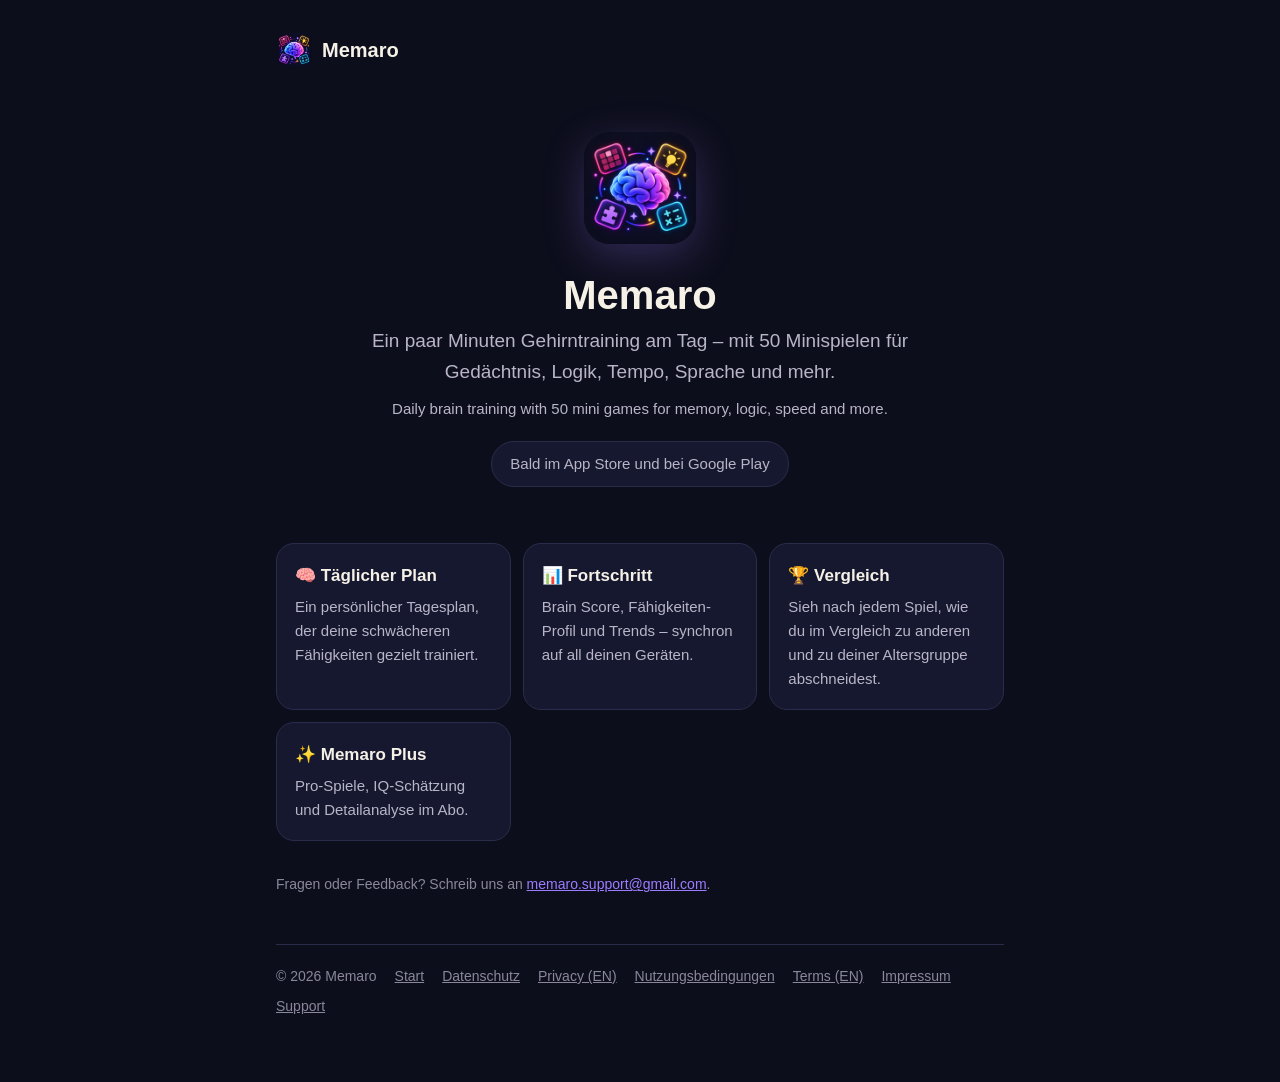
<file: index.html>
<!doctype html>
<html lang="de">
<head>
<meta charset="utf-8">
<meta name="viewport" content="width=device-width, initial-scale=1">
<title>Memaro – Gehirntraining</title>
<meta name="description" content="Memaro: tägliches Gehirntraining mit 50 Minispielen für Gedächtnis, Logik, Tempo und mehr.">
<link rel="icon" href="/favicon.png">
<link rel="stylesheet" href="/style.css">
</head>
<body>
<div class="wrap">
<header class="top"><a href="/"><img src="/icon.png" alt="" width="36" height="36">Memaro</a></header>
<section class="hero">
  <img src="/icon.png" alt="Memaro App-Symbol" width="112" height="112">
  <h1>Memaro</h1>
  <p>Ein paar Minuten Gehirntraining am Tag – mit 50 Minispielen für Gedächtnis, Logik, Tempo, Sprache und mehr.</p>
  <p lang="en" style="font-size:15px;margin-top:10px">Daily brain training with 50 mini games for memory, logic, speed and more.</p>
  <span class="badge">Bald im App Store und bei Google Play</span>
</section>
<section class="grid">
  <div class="card"><h3>🧠 Täglicher Plan</h3><p>Ein persönlicher Tagesplan, der deine schwächeren Fähigkeiten gezielt trainiert.</p></div>
  <div class="card"><h3>📊 Fortschritt</h3><p>Brain Score, Fähigkeiten-Profil und Trends – synchron auf all deinen Geräten.</p></div>
  <div class="card"><h3>🏆 Vergleich</h3><p>Sieh nach jedem Spiel, wie du im Vergleich zu anderen und zu deiner Altersgruppe abschneidest.</p></div>
  <div class="card"><h3>✨ Memaro Plus</h3><p>Pro-Spiele, IQ-Schätzung und Detailanalyse im Abo.</p></div>
</section>
<p class="meta">Fragen oder Feedback? Schreib uns an <a href="mailto:memaro.support@gmail.com">memaro.support@gmail.com</a>.</p>
<footer><span>© 2026 Memaro</span><a href="/">Start</a><a href="/datenschutz">Datenschutz</a><a href="/privacy">Privacy (EN)</a><a href="/nutzungsbedingungen">Nutzungsbedingungen</a><a href="/terms">Terms (EN)</a><a href="/impressum">Impressum</a><a href="mailto:memaro.support@gmail.com">Support</a></footer>
</div>
</body>
</html>
</file>
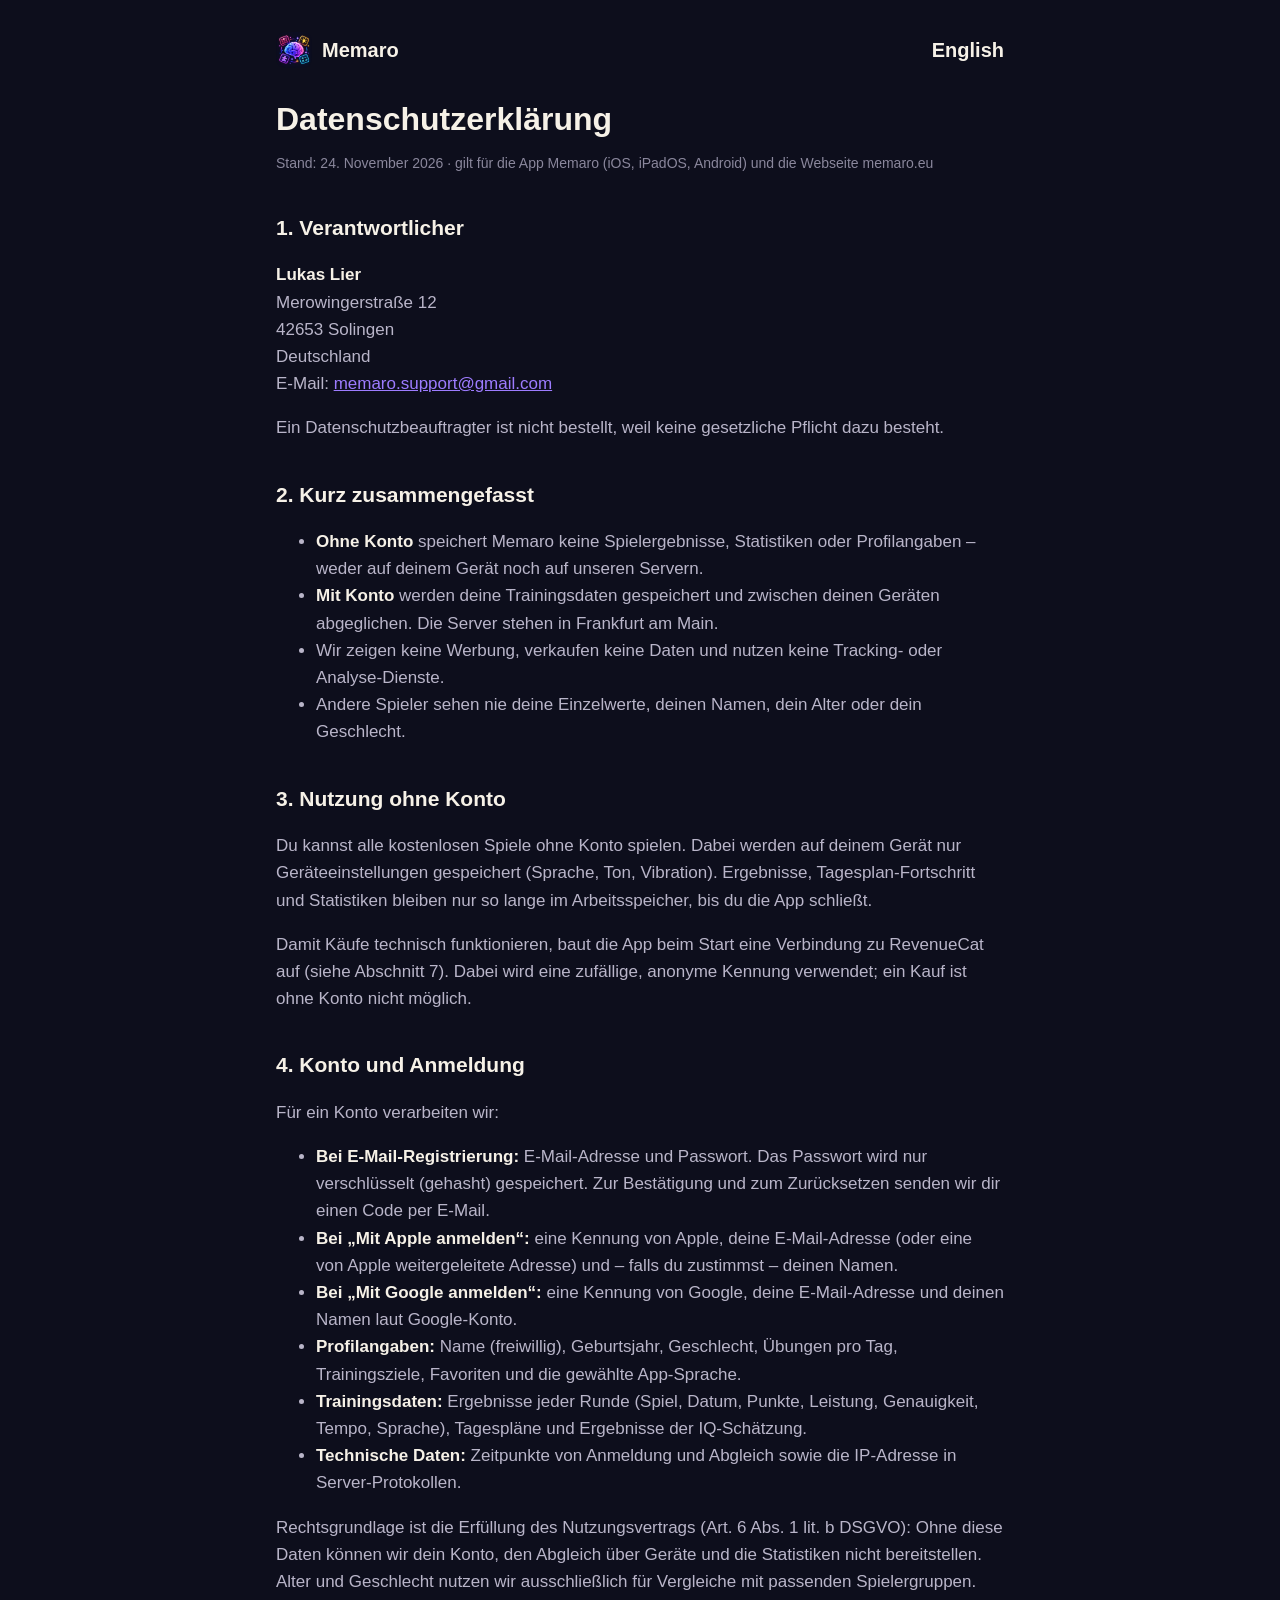
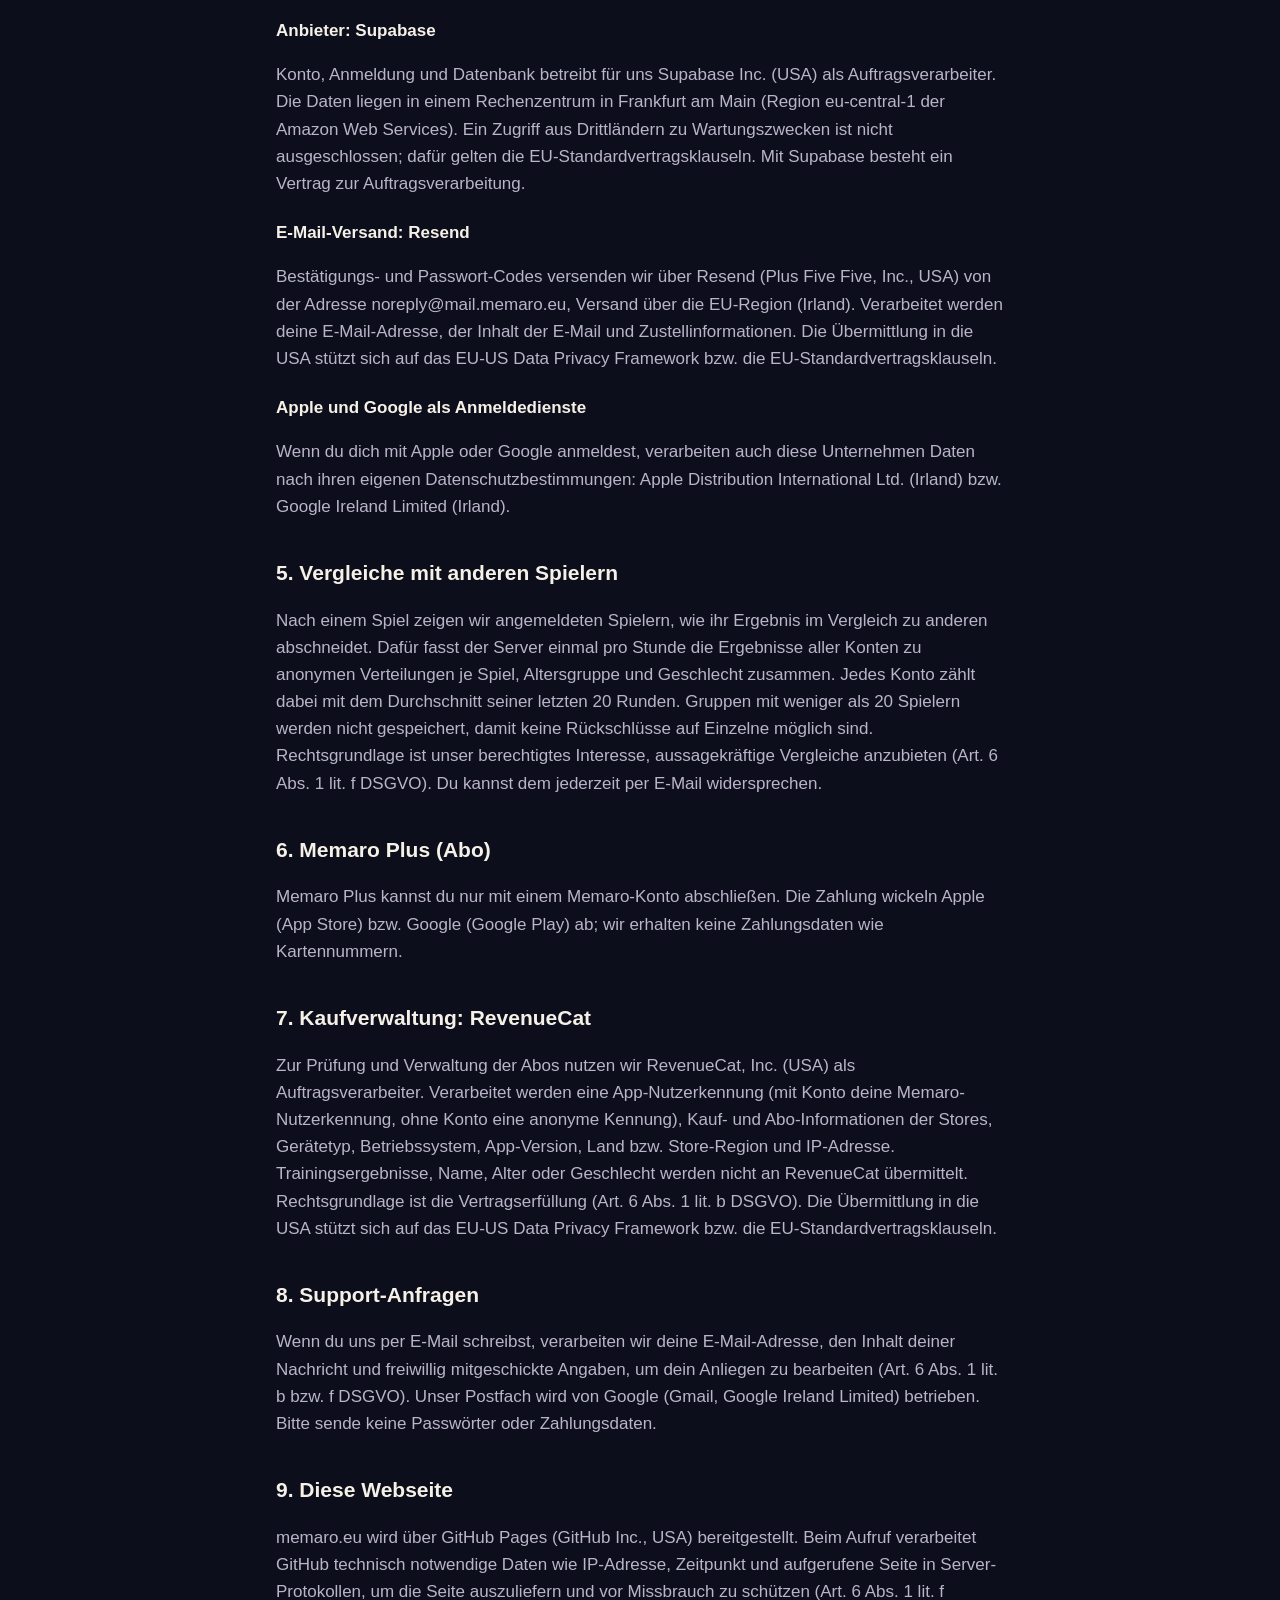
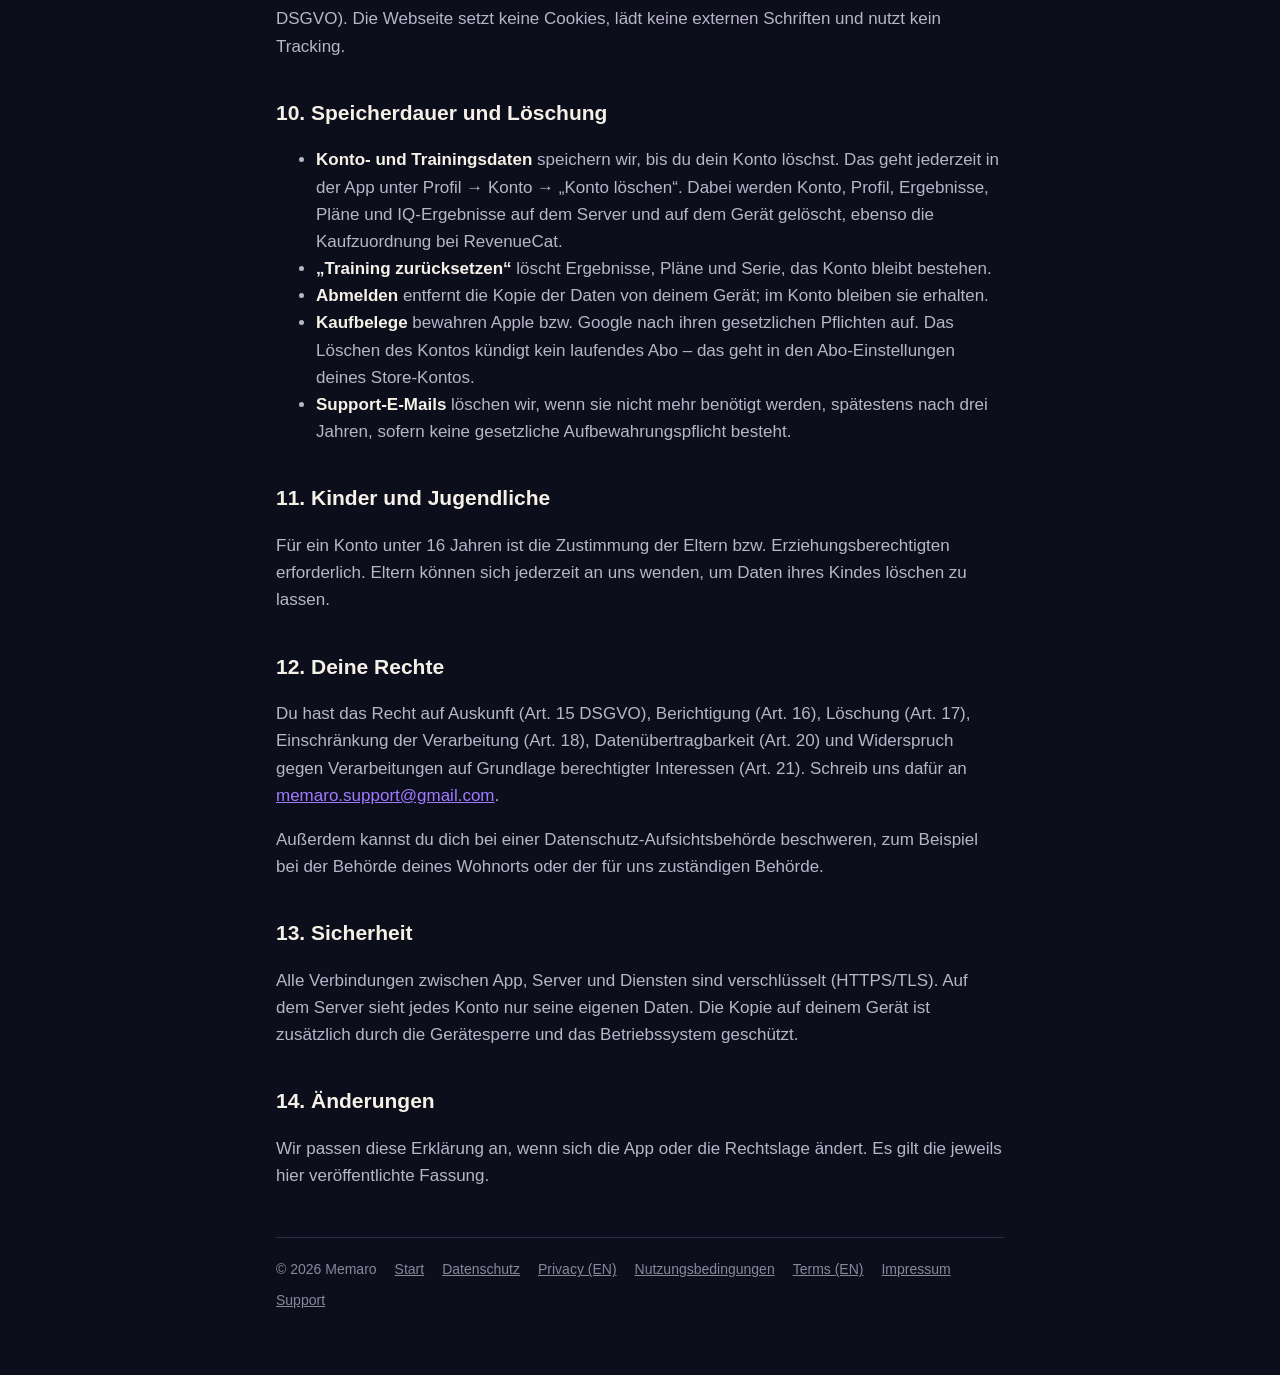
<file: datenschutz.html>
<!doctype html>
<html lang="de">
<head>
<meta charset="utf-8">
<meta name="viewport" content="width=device-width, initial-scale=1">
<title>Datenschutzerklärung – Memaro</title>
<link rel="icon" href="/favicon.png">
<link rel="stylesheet" href="/style.css">
</head>
<body>
<div class="wrap">
<header class="top"><a href="/"><img src="/icon.png" alt="" width="36" height="36">Memaro</a><nav><a href="/privacy">English</a></nav></header>
<article>
<h1>Datenschutzerklärung</h1>
<p class="meta">Stand: 24. November 2026 · gilt für die App Memaro (iOS, iPadOS, Android) und die Webseite memaro.eu</p>

<h2>1. Verantwortlicher</h2>
<p><strong>Lukas Lier</strong><br>Merowingerstraße 12<br>42653 Solingen<br>Deutschland<br>E-Mail: <a href="mailto:memaro.support@gmail.com">memaro.support@gmail.com</a></p>
<p>Ein Datenschutzbeauftragter ist nicht bestellt, weil keine gesetzliche Pflicht dazu besteht.</p>

<h2>2. Kurz zusammengefasst</h2>
<ul>
<li><strong>Ohne Konto</strong> speichert Memaro keine Spielergebnisse, Statistiken oder Profilangaben – weder auf deinem Gerät noch auf unseren Servern.</li>
<li><strong>Mit Konto</strong> werden deine Trainingsdaten gespeichert und zwischen deinen Geräten abgeglichen. Die Server stehen in Frankfurt am Main.</li>
<li>Wir zeigen keine Werbung, verkaufen keine Daten und nutzen keine Tracking- oder Analyse-Dienste.</li>
<li>Andere Spieler sehen nie deine Einzelwerte, deinen Namen, dein Alter oder dein Geschlecht.</li>
</ul>

<h2>3. Nutzung ohne Konto</h2>
<p>Du kannst alle kostenlosen Spiele ohne Konto spielen. Dabei werden auf deinem Gerät nur Geräteeinstellungen gespeichert (Sprache, Ton, Vibration). Ergebnisse, Tagesplan-Fortschritt und Statistiken bleiben nur so lange im Arbeitsspeicher, bis du die App schließt.</p>
<p>Damit Käufe technisch funktionieren, baut die App beim Start eine Verbindung zu RevenueCat auf (siehe Abschnitt 7). Dabei wird eine zufällige, anonyme Kennung verwendet; ein Kauf ist ohne Konto nicht möglich.</p>

<h2>4. Konto und Anmeldung</h2>
<p>Für ein Konto verarbeiten wir:</p>
<ul>
<li><strong>Bei E-Mail-Registrierung:</strong> E-Mail-Adresse und Passwort. Das Passwort wird nur verschlüsselt (gehasht) gespeichert. Zur Bestätigung und zum Zurücksetzen senden wir dir einen Code per E-Mail.</li>
<li><strong>Bei „Mit Apple anmelden“:</strong> eine Kennung von Apple, deine E-Mail-Adresse (oder eine von Apple weitergeleitete Adresse) und – falls du zustimmst – deinen Namen.</li>
<li><strong>Bei „Mit Google anmelden“:</strong> eine Kennung von Google, deine E-Mail-Adresse und deinen Namen laut Google-Konto.</li>
<li><strong>Profilangaben:</strong> Name (freiwillig), Geburtsjahr, Geschlecht, Übungen pro Tag, Trainingsziele, Favoriten und die gewählte App-Sprache.</li>
<li><strong>Trainingsdaten:</strong> Ergebnisse jeder Runde (Spiel, Datum, Punkte, Leistung, Genauigkeit, Tempo, Sprache), Tagespläne und Ergebnisse der IQ-Schätzung.</li>
<li><strong>Technische Daten:</strong> Zeitpunkte von Anmeldung und Abgleich sowie die IP-Adresse in Server-Protokollen.</li>
</ul>
<p>Rechtsgrundlage ist die Erfüllung des Nutzungsvertrags (Art. 6 Abs. 1 lit. b DSGVO): Ohne diese Daten können wir dein Konto, den Abgleich über Geräte und die Statistiken nicht bereitstellen. Alter und Geschlecht nutzen wir ausschließlich für Vergleiche mit passenden Spielergruppen.</p>

<h3>Anbieter: Supabase</h3>
<p>Konto, Anmeldung und Datenbank betreibt für uns Supabase Inc. (USA) als Auftragsverarbeiter. Die Daten liegen in einem Rechenzentrum in Frankfurt am Main (Region eu-central-1 der Amazon Web Services). Ein Zugriff aus Drittländern zu Wartungszwecken ist nicht ausgeschlossen; dafür gelten die EU-Standardvertragsklauseln. Mit Supabase besteht ein Vertrag zur Auftragsverarbeitung.</p>

<h3>E-Mail-Versand: Resend</h3>
<p>Bestätigungs- und Passwort-Codes versenden wir über Resend (Plus Five Five, Inc., USA) von der Adresse noreply@mail.memaro.eu, Versand über die EU-Region (Irland). Verarbeitet werden deine E-Mail-Adresse, der Inhalt der E-Mail und Zustellinformationen. Die Übermittlung in die USA stützt sich auf das EU-US Data Privacy Framework bzw. die EU-Standardvertragsklauseln.</p>

<h3>Apple und Google als Anmeldedienste</h3>
<p>Wenn du dich mit Apple oder Google anmeldest, verarbeiten auch diese Unternehmen Daten nach ihren eigenen Datenschutzbestimmungen: Apple Distribution International Ltd. (Irland) bzw. Google Ireland Limited (Irland).</p>

<h2>5. Vergleiche mit anderen Spielern</h2>
<p>Nach einem Spiel zeigen wir angemeldeten Spielern, wie ihr Ergebnis im Vergleich zu anderen abschneidet. Dafür fasst der Server einmal pro Stunde die Ergebnisse aller Konten zu anonymen Verteilungen je Spiel, Altersgruppe und Geschlecht zusammen. Jedes Konto zählt dabei mit dem Durchschnitt seiner letzten 20 Runden. Gruppen mit weniger als 20 Spielern werden nicht gespeichert, damit keine Rückschlüsse auf Einzelne möglich sind. Rechtsgrundlage ist unser berechtigtes Interesse, aussagekräftige Vergleiche anzubieten (Art. 6 Abs. 1 lit. f DSGVO). Du kannst dem jederzeit per E-Mail widersprechen.</p>

<h2>6. Memaro Plus (Abo)</h2>
<p>Memaro Plus kannst du nur mit einem Memaro-Konto abschließen. Die Zahlung wickeln Apple (App Store) bzw. Google (Google Play) ab; wir erhalten keine Zahlungsdaten wie Kartennummern.</p>

<h2>7. Kaufverwaltung: RevenueCat</h2>
<p>Zur Prüfung und Verwaltung der Abos nutzen wir RevenueCat, Inc. (USA) als Auftragsverarbeiter. Verarbeitet werden eine App-Nutzerkennung (mit Konto deine Memaro-Nutzerkennung, ohne Konto eine anonyme Kennung), Kauf- und Abo-Informationen der Stores, Gerätetyp, Betriebssystem, App-Version, Land bzw. Store-Region und IP-Adresse. Trainingsergebnisse, Name, Alter oder Geschlecht werden nicht an RevenueCat übermittelt. Rechtsgrundlage ist die Vertragserfüllung (Art. 6 Abs. 1 lit. b DSGVO). Die Übermittlung in die USA stützt sich auf das EU-US Data Privacy Framework bzw. die EU-Standardvertragsklauseln.</p>

<h2>8. Support-Anfragen</h2>
<p>Wenn du uns per E-Mail schreibst, verarbeiten wir deine E-Mail-Adresse, den Inhalt deiner Nachricht und freiwillig mitgeschickte Angaben, um dein Anliegen zu bearbeiten (Art. 6 Abs. 1 lit. b bzw. f DSGVO). Unser Postfach wird von Google (Gmail, Google Ireland Limited) betrieben. Bitte sende keine Passwörter oder Zahlungsdaten.</p>

<h2>9. Diese Webseite</h2>
<p>memaro.eu wird über GitHub Pages (GitHub Inc., USA) bereitgestellt. Beim Aufruf verarbeitet GitHub technisch notwendige Daten wie IP-Adresse, Zeitpunkt und aufgerufene Seite in Server-Protokollen, um die Seite auszuliefern und vor Missbrauch zu schützen (Art. 6 Abs. 1 lit. f DSGVO). Die Webseite setzt keine Cookies, lädt keine externen Schriften und nutzt kein Tracking.</p>

<h2>10. Speicherdauer und Löschung</h2>
<ul>
<li><strong>Konto- und Trainingsdaten</strong> speichern wir, bis du dein Konto löschst. Das geht jederzeit in der App unter Profil → Konto → „Konto löschen“. Dabei werden Konto, Profil, Ergebnisse, Pläne und IQ-Ergebnisse auf dem Server und auf dem Gerät gelöscht, ebenso die Kaufzuordnung bei RevenueCat.</li>
<li><strong>„Training zurücksetzen“</strong> löscht Ergebnisse, Pläne und Serie, das Konto bleibt bestehen.</li>
<li><strong>Abmelden</strong> entfernt die Kopie der Daten von deinem Gerät; im Konto bleiben sie erhalten.</li>
<li><strong>Kaufbelege</strong> bewahren Apple bzw. Google nach ihren gesetzlichen Pflichten auf. Das Löschen des Kontos kündigt kein laufendes Abo – das geht in den Abo-Einstellungen deines Store-Kontos.</li>
<li><strong>Support-E-Mails</strong> löschen wir, wenn sie nicht mehr benötigt werden, spätestens nach drei Jahren, sofern keine gesetzliche Aufbewahrungspflicht besteht.</li>
</ul>

<h2>11. Kinder und Jugendliche</h2>
<p>Für ein Konto unter 16 Jahren ist die Zustimmung der Eltern bzw. Erziehungsberechtigten erforderlich. Eltern können sich jederzeit an uns wenden, um Daten ihres Kindes löschen zu lassen.</p>

<h2>12. Deine Rechte</h2>
<p>Du hast das Recht auf Auskunft (Art. 15 DSGVO), Berichtigung (Art. 16), Löschung (Art. 17), Einschränkung der Verarbeitung (Art. 18), Datenübertragbarkeit (Art. 20) und Widerspruch gegen Verarbeitungen auf Grundlage berechtigter Interessen (Art. 21). Schreib uns dafür an <a href="mailto:memaro.support@gmail.com">memaro.support@gmail.com</a>.</p>
<p>Außerdem kannst du dich bei einer Datenschutz-Aufsichtsbehörde beschweren, zum Beispiel bei der Behörde deines Wohnorts oder der für uns zuständigen Behörde.</p>

<h2>13. Sicherheit</h2>
<p>Alle Verbindungen zwischen App, Server und Diensten sind verschlüsselt (HTTPS/TLS). Auf dem Server sieht jedes Konto nur seine eigenen Daten. Die Kopie auf deinem Gerät ist zusätzlich durch die Gerätesperre und das Betriebssystem geschützt.</p>

<h2>14. Änderungen</h2>
<p>Wir passen diese Erklärung an, wenn sich die App oder die Rechtslage ändert. Es gilt die jeweils hier veröffentlichte Fassung.</p>
</article>
<footer><span>© 2026 Memaro</span><a href="/">Start</a><a href="/datenschutz">Datenschutz</a><a href="/privacy">Privacy (EN)</a><a href="/nutzungsbedingungen">Nutzungsbedingungen</a><a href="/terms">Terms (EN)</a><a href="/impressum">Impressum</a><a href="mailto:memaro.support@gmail.com">Support</a></footer>
</div>
</body>
</html>
</file>
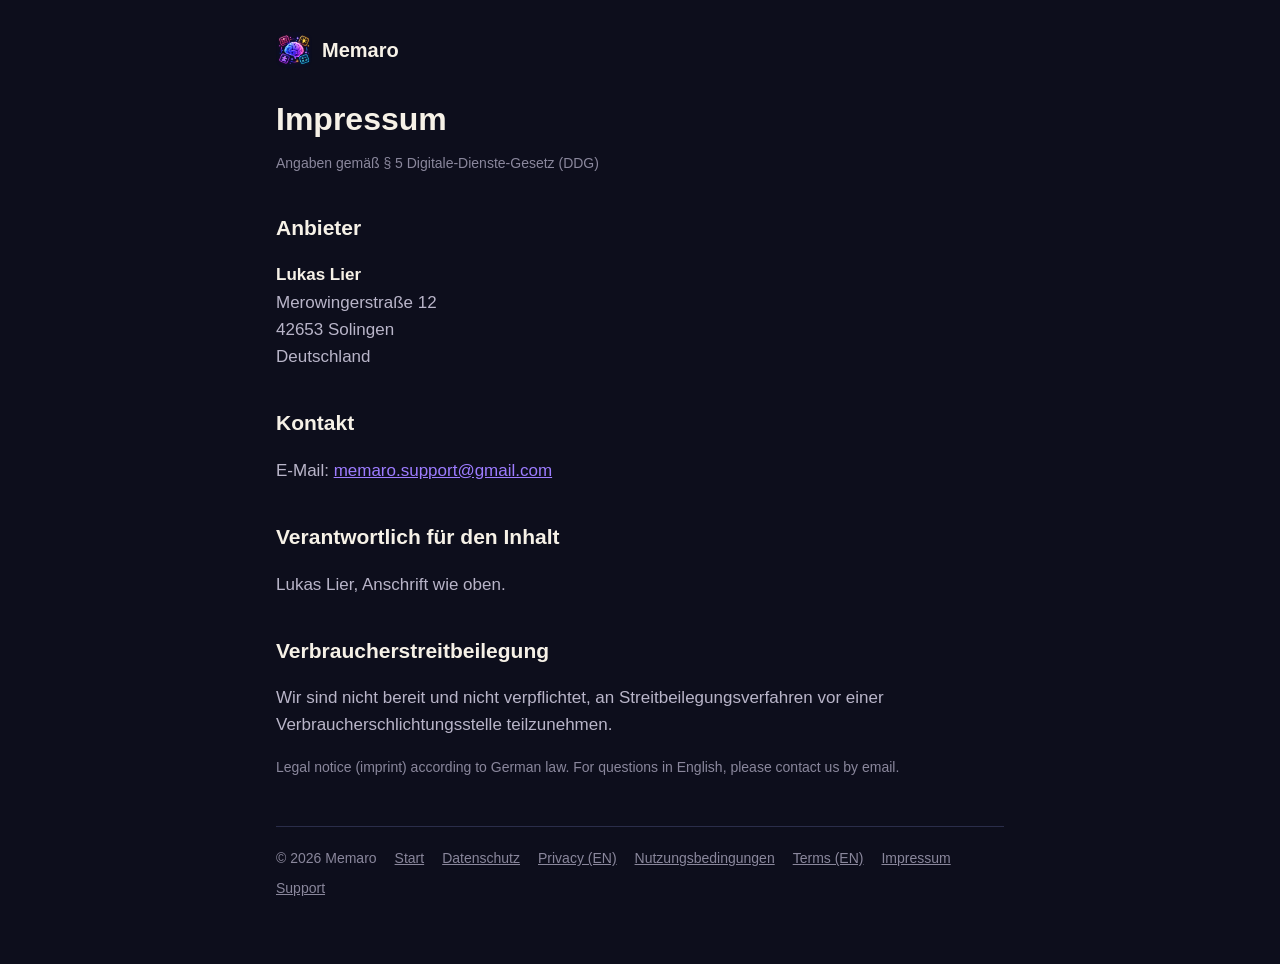
<file: impressum.html>
<!doctype html>
<html lang="de">
<head>
<meta charset="utf-8">
<meta name="viewport" content="width=device-width, initial-scale=1">
<title>Impressum – Memaro</title>
<link rel="icon" href="/favicon.png">
<link rel="stylesheet" href="/style.css">
</head>
<body>
<div class="wrap">
<header class="top"><a href="/"><img src="/icon.png" alt="" width="36" height="36">Memaro</a></header>
<article>
<h1>Impressum</h1>
<p class="meta">Angaben gemäß § 5 Digitale-Dienste-Gesetz (DDG)</p>
<h2>Anbieter</h2>
<p><strong>Lukas Lier</strong><br>Merowingerstraße 12<br>42653 Solingen<br>Deutschland</p>
<h2>Kontakt</h2>
<p>E-Mail: <a href="mailto:memaro.support@gmail.com">memaro.support@gmail.com</a></p>
<h2>Verantwortlich für den Inhalt</h2>
<p>Lukas Lier, Anschrift wie oben.</p>
<h2>Verbraucherstreitbeilegung</h2>
<p>Wir sind nicht bereit und nicht verpflichtet, an Streitbeilegungsverfahren vor einer Verbraucherschlichtungsstelle teilzunehmen.</p>
<p lang="en" class="meta">Legal notice (imprint) according to German law. For questions in English, please contact us by email.</p>
</article>
<footer><span>© 2026 Memaro</span><a href="/">Start</a><a href="/datenschutz">Datenschutz</a><a href="/privacy">Privacy (EN)</a><a href="/nutzungsbedingungen">Nutzungsbedingungen</a><a href="/terms">Terms (EN)</a><a href="/impressum">Impressum</a><a href="mailto:memaro.support@gmail.com">Support</a></footer>
</div>
</body>
</html>
</file>
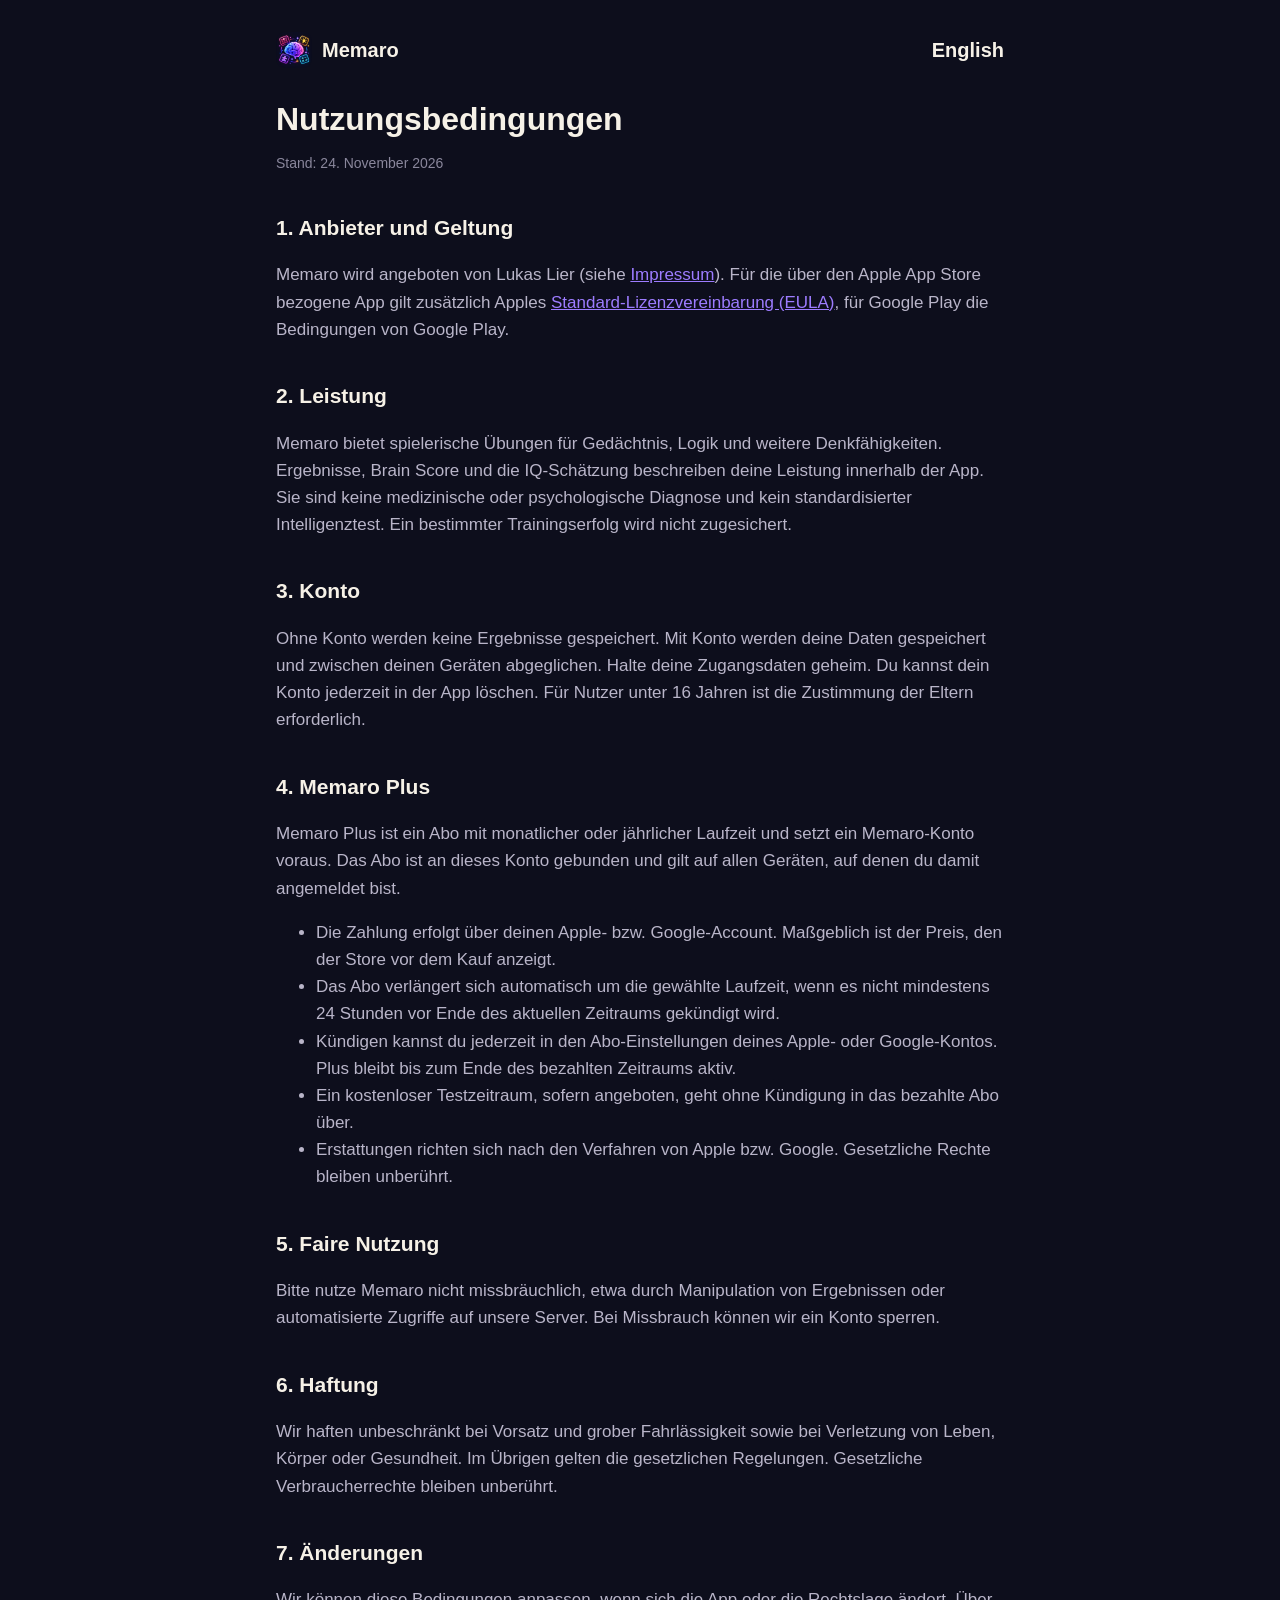
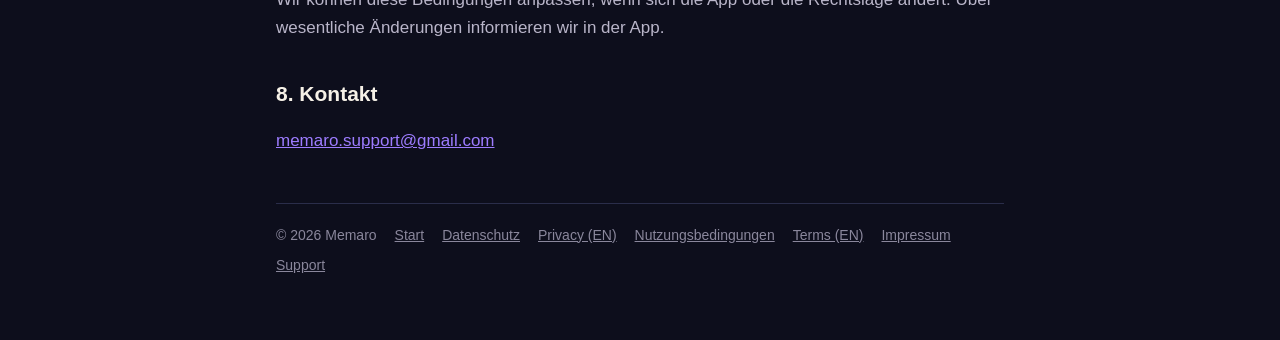
<file: nutzungsbedingungen.html>
<!doctype html>
<html lang="de">
<head>
<meta charset="utf-8">
<meta name="viewport" content="width=device-width, initial-scale=1">
<title>Nutzungsbedingungen – Memaro</title>
<link rel="icon" href="/favicon.png">
<link rel="stylesheet" href="/style.css">
</head>
<body>
<div class="wrap">
<header class="top"><a href="/"><img src="/icon.png" alt="" width="36" height="36">Memaro</a><nav><a href="/terms">English</a></nav></header>
<article>
<h1>Nutzungsbedingungen</h1>
<p class="meta">Stand: 24. November 2026</p>
<h2>1. Anbieter und Geltung</h2>
<p>Memaro wird angeboten von Lukas Lier (siehe <a href="/impressum">Impressum</a>). Für die über den Apple App Store bezogene App gilt zusätzlich Apples <a href="https://www.apple.com/legal/internet-services/itunes/dev/stdeula/">Standard-Lizenzvereinbarung (EULA)</a>, für Google Play die Bedingungen von Google Play.</p>
<h2>2. Leistung</h2>
<p>Memaro bietet spielerische Übungen für Gedächtnis, Logik und weitere Denkfähigkeiten. Ergebnisse, Brain Score und die IQ-Schätzung beschreiben deine Leistung innerhalb der App. Sie sind keine medizinische oder psychologische Diagnose und kein standardisierter Intelligenztest. Ein bestimmter Trainingserfolg wird nicht zugesichert.</p>
<h2>3. Konto</h2>
<p>Ohne Konto werden keine Ergebnisse gespeichert. Mit Konto werden deine Daten gespeichert und zwischen deinen Geräten abgeglichen. Halte deine Zugangsdaten geheim. Du kannst dein Konto jederzeit in der App löschen. Für Nutzer unter 16 Jahren ist die Zustimmung der Eltern erforderlich.</p>
<h2>4. Memaro Plus</h2>
<p>Memaro Plus ist ein Abo mit monatlicher oder jährlicher Laufzeit und setzt ein Memaro-Konto voraus. Das Abo ist an dieses Konto gebunden und gilt auf allen Geräten, auf denen du damit angemeldet bist.</p>
<ul>
<li>Die Zahlung erfolgt über deinen Apple- bzw. Google-Account. Maßgeblich ist der Preis, den der Store vor dem Kauf anzeigt.</li>
<li>Das Abo verlängert sich automatisch um die gewählte Laufzeit, wenn es nicht mindestens 24 Stunden vor Ende des aktuellen Zeitraums gekündigt wird.</li>
<li>Kündigen kannst du jederzeit in den Abo-Einstellungen deines Apple- oder Google-Kontos. Plus bleibt bis zum Ende des bezahlten Zeitraums aktiv.</li>
<li>Ein kostenloser Testzeitraum, sofern angeboten, geht ohne Kündigung in das bezahlte Abo über.</li>
<li>Erstattungen richten sich nach den Verfahren von Apple bzw. Google. Gesetzliche Rechte bleiben unberührt.</li>
</ul>
<h2>5. Faire Nutzung</h2>
<p>Bitte nutze Memaro nicht missbräuchlich, etwa durch Manipulation von Ergebnissen oder automatisierte Zugriffe auf unsere Server. Bei Missbrauch können wir ein Konto sperren.</p>
<h2>6. Haftung</h2>
<p>Wir haften unbeschränkt bei Vorsatz und grober Fahrlässigkeit sowie bei Verletzung von Leben, Körper oder Gesundheit. Im Übrigen gelten die gesetzlichen Regelungen. Gesetzliche Verbraucherrechte bleiben unberührt.</p>
<h2>7. Änderungen</h2>
<p>Wir können diese Bedingungen anpassen, wenn sich die App oder die Rechtslage ändert. Über wesentliche Änderungen informieren wir in der App.</p>
<h2>8. Kontakt</h2>
<p><a href="mailto:memaro.support@gmail.com">memaro.support@gmail.com</a></p>
</article>
<footer><span>© 2026 Memaro</span><a href="/">Start</a><a href="/datenschutz">Datenschutz</a><a href="/privacy">Privacy (EN)</a><a href="/nutzungsbedingungen">Nutzungsbedingungen</a><a href="/terms">Terms (EN)</a><a href="/impressum">Impressum</a><a href="mailto:memaro.support@gmail.com">Support</a></footer>
</div>
</body>
</html>
</file>
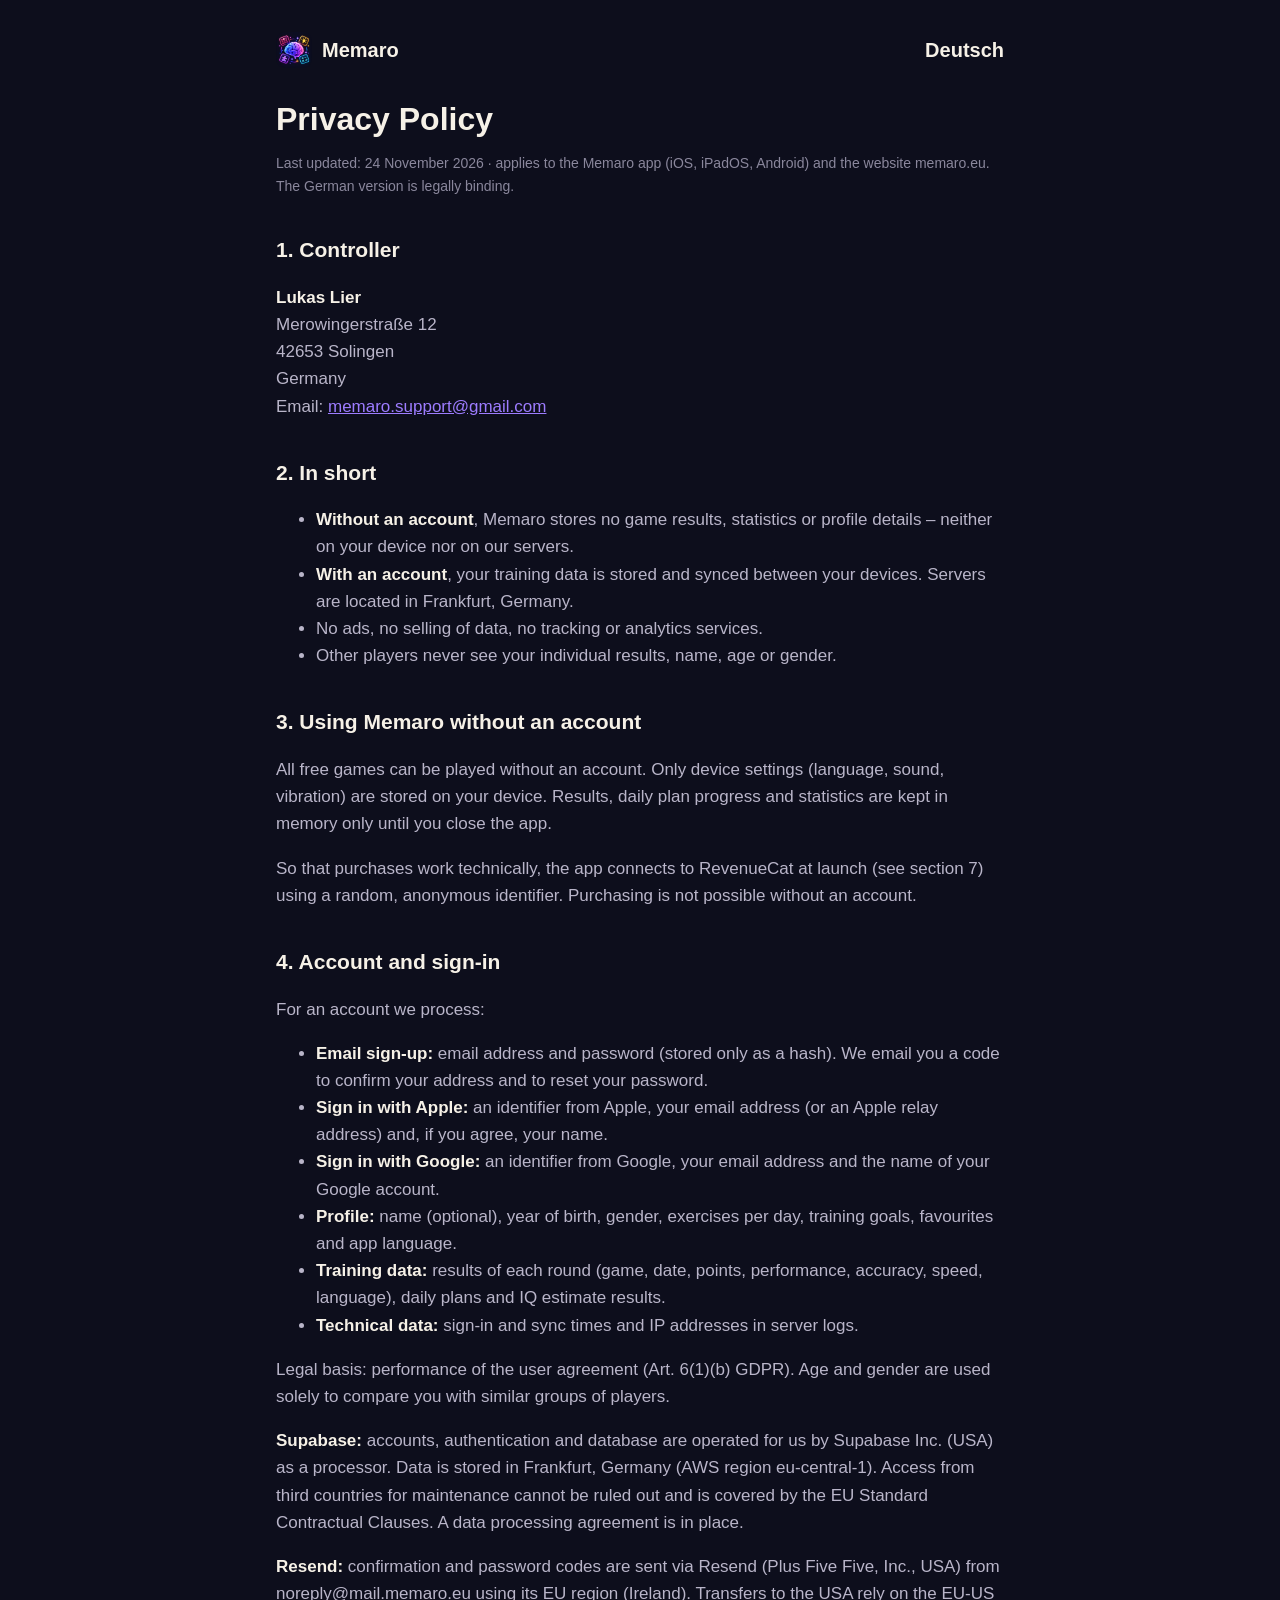
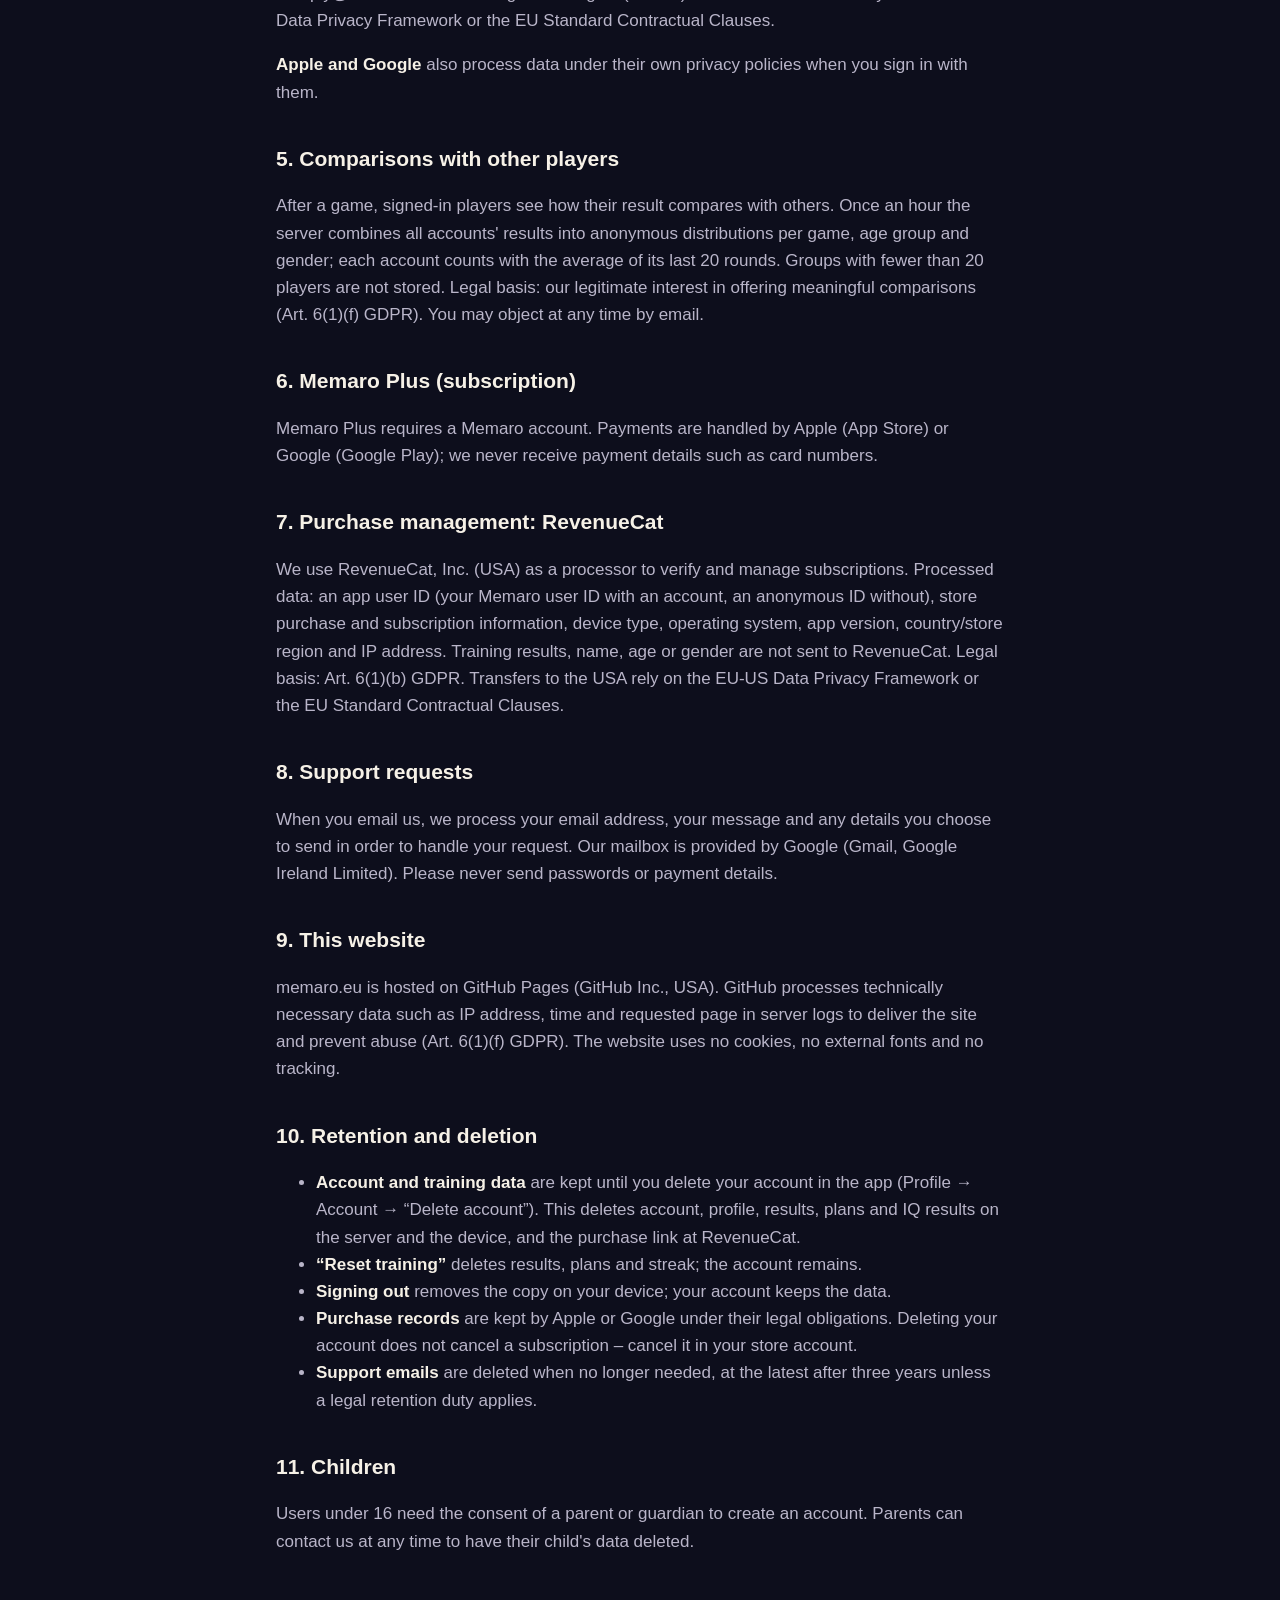
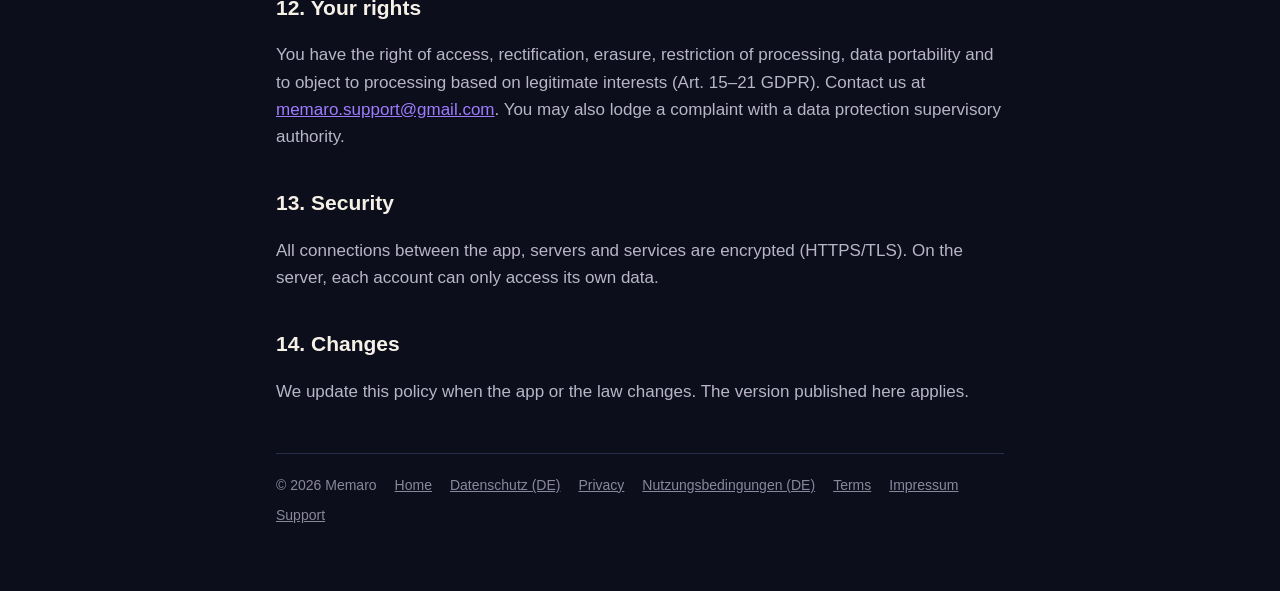
<file: privacy.html>
<!doctype html>
<html lang="en">
<head>
<meta charset="utf-8">
<meta name="viewport" content="width=device-width, initial-scale=1">
<title>Privacy Policy – Memaro</title>
<link rel="icon" href="/favicon.png">
<link rel="stylesheet" href="/style.css">
</head>
<body>
<div class="wrap">
<header class="top"><a href="/"><img src="/icon.png" alt="" width="36" height="36">Memaro</a><nav><a href="/datenschutz">Deutsch</a></nav></header>
<article>
<h1>Privacy Policy</h1>
<p class="meta">Last updated: 24 November 2026 · applies to the Memaro app (iOS, iPadOS, Android) and the website memaro.eu. The German version is legally binding.</p>

<h2>1. Controller</h2>
<p><strong>Lukas Lier</strong><br>Merowingerstraße 12<br>42653 Solingen<br>Germany<br>Email: <a href="mailto:memaro.support@gmail.com">memaro.support@gmail.com</a></p>

<h2>2. In short</h2>
<ul>
<li><strong>Without an account</strong>, Memaro stores no game results, statistics or profile details – neither on your device nor on our servers.</li>
<li><strong>With an account</strong>, your training data is stored and synced between your devices. Servers are located in Frankfurt, Germany.</li>
<li>No ads, no selling of data, no tracking or analytics services.</li>
<li>Other players never see your individual results, name, age or gender.</li>
</ul>

<h2>3. Using Memaro without an account</h2>
<p>All free games can be played without an account. Only device settings (language, sound, vibration) are stored on your device. Results, daily plan progress and statistics are kept in memory only until you close the app.</p>
<p>So that purchases work technically, the app connects to RevenueCat at launch (see section 7) using a random, anonymous identifier. Purchasing is not possible without an account.</p>

<h2>4. Account and sign-in</h2>
<p>For an account we process:</p>
<ul>
<li><strong>Email sign-up:</strong> email address and password (stored only as a hash). We email you a code to confirm your address and to reset your password.</li>
<li><strong>Sign in with Apple:</strong> an identifier from Apple, your email address (or an Apple relay address) and, if you agree, your name.</li>
<li><strong>Sign in with Google:</strong> an identifier from Google, your email address and the name of your Google account.</li>
<li><strong>Profile:</strong> name (optional), year of birth, gender, exercises per day, training goals, favourites and app language.</li>
<li><strong>Training data:</strong> results of each round (game, date, points, performance, accuracy, speed, language), daily plans and IQ estimate results.</li>
<li><strong>Technical data:</strong> sign-in and sync times and IP addresses in server logs.</li>
</ul>
<p>Legal basis: performance of the user agreement (Art. 6(1)(b) GDPR). Age and gender are used solely to compare you with similar groups of players.</p>
<p><strong>Supabase:</strong> accounts, authentication and database are operated for us by Supabase Inc. (USA) as a processor. Data is stored in Frankfurt, Germany (AWS region eu-central-1). Access from third countries for maintenance cannot be ruled out and is covered by the EU Standard Contractual Clauses. A data processing agreement is in place.</p>
<p><strong>Resend:</strong> confirmation and password codes are sent via Resend (Plus Five Five, Inc., USA) from noreply@mail.memaro.eu using its EU region (Ireland). Transfers to the USA rely on the EU-US Data Privacy Framework or the EU Standard Contractual Clauses.</p>
<p><strong>Apple and Google</strong> also process data under their own privacy policies when you sign in with them.</p>

<h2>5. Comparisons with other players</h2>
<p>After a game, signed-in players see how their result compares with others. Once an hour the server combines all accounts' results into anonymous distributions per game, age group and gender; each account counts with the average of its last 20 rounds. Groups with fewer than 20 players are not stored. Legal basis: our legitimate interest in offering meaningful comparisons (Art. 6(1)(f) GDPR). You may object at any time by email.</p>

<h2>6. Memaro Plus (subscription)</h2>
<p>Memaro Plus requires a Memaro account. Payments are handled by Apple (App Store) or Google (Google Play); we never receive payment details such as card numbers.</p>

<h2>7. Purchase management: RevenueCat</h2>
<p>We use RevenueCat, Inc. (USA) as a processor to verify and manage subscriptions. Processed data: an app user ID (your Memaro user ID with an account, an anonymous ID without), store purchase and subscription information, device type, operating system, app version, country/store region and IP address. Training results, name, age or gender are not sent to RevenueCat. Legal basis: Art. 6(1)(b) GDPR. Transfers to the USA rely on the EU-US Data Privacy Framework or the EU Standard Contractual Clauses.</p>

<h2>8. Support requests</h2>
<p>When you email us, we process your email address, your message and any details you choose to send in order to handle your request. Our mailbox is provided by Google (Gmail, Google Ireland Limited). Please never send passwords or payment details.</p>

<h2>9. This website</h2>
<p>memaro.eu is hosted on GitHub Pages (GitHub Inc., USA). GitHub processes technically necessary data such as IP address, time and requested page in server logs to deliver the site and prevent abuse (Art. 6(1)(f) GDPR). The website uses no cookies, no external fonts and no tracking.</p>

<h2>10. Retention and deletion</h2>
<ul>
<li><strong>Account and training data</strong> are kept until you delete your account in the app (Profile → Account → “Delete account”). This deletes account, profile, results, plans and IQ results on the server and the device, and the purchase link at RevenueCat.</li>
<li><strong>“Reset training”</strong> deletes results, plans and streak; the account remains.</li>
<li><strong>Signing out</strong> removes the copy on your device; your account keeps the data.</li>
<li><strong>Purchase records</strong> are kept by Apple or Google under their legal obligations. Deleting your account does not cancel a subscription – cancel it in your store account.</li>
<li><strong>Support emails</strong> are deleted when no longer needed, at the latest after three years unless a legal retention duty applies.</li>
</ul>

<h2>11. Children</h2>
<p>Users under 16 need the consent of a parent or guardian to create an account. Parents can contact us at any time to have their child's data deleted.</p>

<h2>12. Your rights</h2>
<p>You have the right of access, rectification, erasure, restriction of processing, data portability and to object to processing based on legitimate interests (Art. 15–21 GDPR). Contact us at <a href="mailto:memaro.support@gmail.com">memaro.support@gmail.com</a>. You may also lodge a complaint with a data protection supervisory authority.</p>

<h2>13. Security</h2>
<p>All connections between the app, servers and services are encrypted (HTTPS/TLS). On the server, each account can only access its own data.</p>

<h2>14. Changes</h2>
<p>We update this policy when the app or the law changes. The version published here applies.</p>
</article>
<footer><span>© 2026 Memaro</span><a href="/">Home</a><a href="/datenschutz">Datenschutz (DE)</a><a href="/privacy">Privacy</a><a href="/nutzungsbedingungen">Nutzungsbedingungen (DE)</a><a href="/terms">Terms</a><a href="/impressum">Impressum</a><a href="mailto:memaro.support@gmail.com">Support</a></footer>
</div>
</body>
</html>
</file>
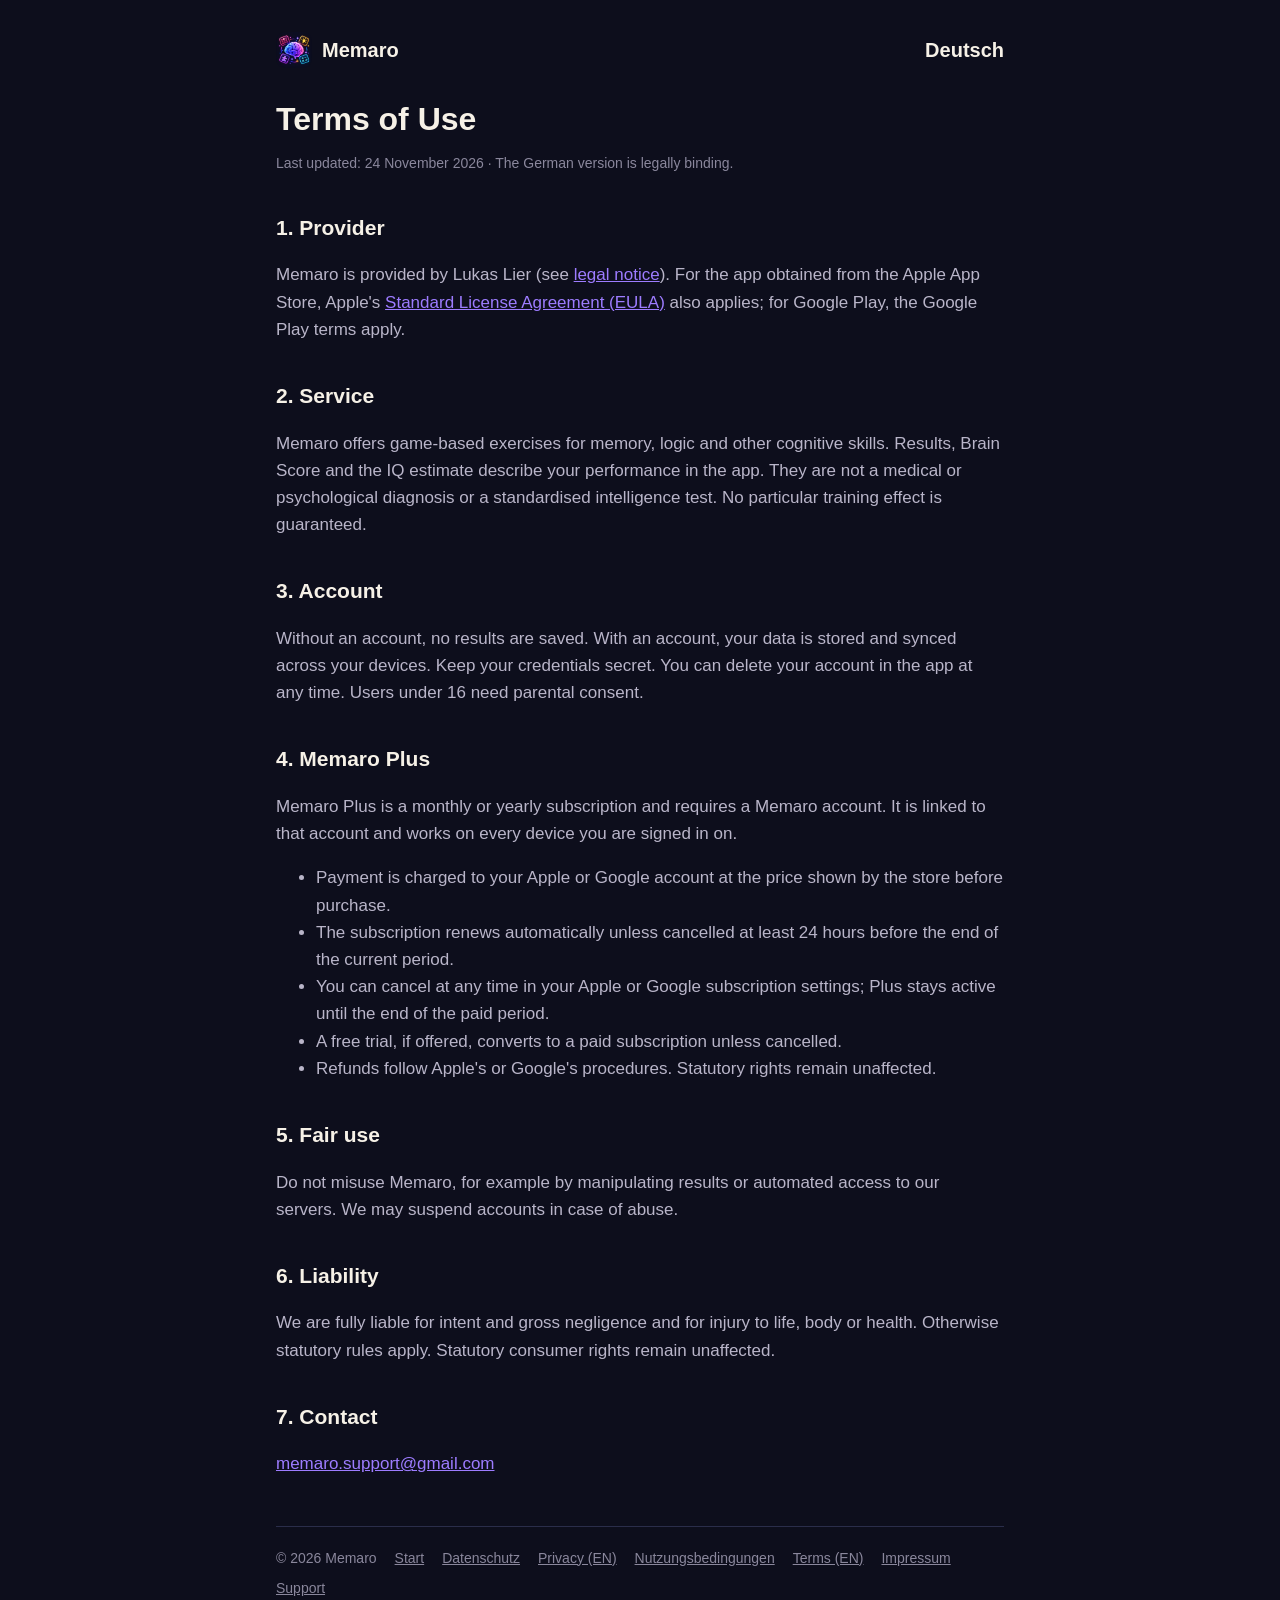
<file: terms.html>
<!doctype html>
<html lang="en">
<head>
<meta charset="utf-8">
<meta name="viewport" content="width=device-width, initial-scale=1">
<title>Terms of Use – Memaro</title>
<link rel="icon" href="/favicon.png">
<link rel="stylesheet" href="/style.css">
</head>
<body>
<div class="wrap">
<header class="top"><a href="/"><img src="/icon.png" alt="" width="36" height="36">Memaro</a><nav><a href="/nutzungsbedingungen">Deutsch</a></nav></header>
<article>
<h1>Terms of Use</h1>
<p class="meta">Last updated: 24 November 2026 · The German version is legally binding.</p>
<h2>1. Provider</h2>
<p>Memaro is provided by Lukas Lier (see <a href="/impressum">legal notice</a>). For the app obtained from the Apple App Store, Apple's <a href="https://www.apple.com/legal/internet-services/itunes/dev/stdeula/">Standard License Agreement (EULA)</a> also applies; for Google Play, the Google Play terms apply.</p>
<h2>2. Service</h2>
<p>Memaro offers game-based exercises for memory, logic and other cognitive skills. Results, Brain Score and the IQ estimate describe your performance in the app. They are not a medical or psychological diagnosis or a standardised intelligence test. No particular training effect is guaranteed.</p>
<h2>3. Account</h2>
<p>Without an account, no results are saved. With an account, your data is stored and synced across your devices. Keep your credentials secret. You can delete your account in the app at any time. Users under 16 need parental consent.</p>
<h2>4. Memaro Plus</h2>
<p>Memaro Plus is a monthly or yearly subscription and requires a Memaro account. It is linked to that account and works on every device you are signed in on.</p>
<ul>
<li>Payment is charged to your Apple or Google account at the price shown by the store before purchase.</li>
<li>The subscription renews automatically unless cancelled at least 24 hours before the end of the current period.</li>
<li>You can cancel at any time in your Apple or Google subscription settings; Plus stays active until the end of the paid period.</li>
<li>A free trial, if offered, converts to a paid subscription unless cancelled.</li>
<li>Refunds follow Apple's or Google's procedures. Statutory rights remain unaffected.</li>
</ul>
<h2>5. Fair use</h2>
<p>Do not misuse Memaro, for example by manipulating results or automated access to our servers. We may suspend accounts in case of abuse.</p>
<h2>6. Liability</h2>
<p>We are fully liable for intent and gross negligence and for injury to life, body or health. Otherwise statutory rules apply. Statutory consumer rights remain unaffected.</p>
<h2>7. Contact</h2>
<p><a href="mailto:memaro.support@gmail.com">memaro.support@gmail.com</a></p>
</article>
<footer><span>© 2026 Memaro</span><a href="/">Start</a><a href="/datenschutz">Datenschutz</a><a href="/privacy">Privacy (EN)</a><a href="/nutzungsbedingungen">Nutzungsbedingungen</a><a href="/terms">Terms (EN)</a><a href="/impressum">Impressum</a><a href="mailto:memaro.support@gmail.com">Support</a></footer>
</div>
</body>
</html>
</file>
<file: style.css>
:root { --bg: #0D0E1C; --surface: #16182F; --text: #F6F1E7; --dim: #B9B5C9; --faint: #8A879C; --primary: #9D7CFF; --premium: #FFC94A; --border: #2A2D4A; }
* { box-sizing: border-box; }
html { -webkit-text-size-adjust: 100%; }
body { margin: 0; background: var(--bg); color: var(--text); font: 17px/1.6 -apple-system, BlinkMacSystemFont, "Segoe UI", Roboto, Helvetica, Arial, sans-serif; }
a { color: var(--primary); }
.wrap { max-width: 760px; margin: 0 auto; padding: 24px 16px 64px; }
header.top { display: flex; align-items: center; gap: 12px; padding: 8px 0 24px; }
header.top a { display: flex; align-items: center; gap: 10px; color: var(--text); text-decoration: none; font-weight: 800; font-size: 20px; }
header.top img { width: 36px; height: 36px; border-radius: 9px; }
header.top nav { margin-left: auto; font-size: 15px; }
.hero { text-align: center; padding: 40px 0 24px; }
.hero img { width: 112px; height: 112px; border-radius: 26px; box-shadow: 0 12px 40px rgba(157,124,255,.25); }
.hero h1 { font-size: 40px; line-height: 1.15; margin: 20px 0 8px; }
.hero p { color: var(--dim); font-size: 19px; margin: 0 auto; max-width: 560px; }
.badge { display: inline-block; margin-top: 20px; padding: 10px 18px; border-radius: 999px; background: var(--surface); border: 1px solid var(--border); color: var(--dim); font-size: 15px; }
.grid { display: grid; grid-template-columns: repeat(auto-fit, minmax(220px, 1fr)); gap: 12px; margin: 32px 0; }
.card { background: var(--surface); border: 1px solid var(--border); border-radius: 18px; padding: 18px; }
.card h3 { margin: 0 0 6px; font-size: 17px; }
.card p { margin: 0; color: var(--dim); font-size: 15px; }
article h1 { font-size: 32px; line-height: 1.2; margin: 8px 0 4px; }
article h2 { font-size: 21px; margin: 36px 0 8px; }
article h3 { font-size: 17px; margin: 22px 0 6px; }
article p, article li { color: var(--dim); }
article strong { color: var(--text); }
.meta { color: var(--faint); font-size: 14px; }
footer { margin-top: 48px; padding-top: 20px; border-top: 1px solid var(--border); color: var(--faint); font-size: 14px; display: flex; flex-wrap: wrap; gap: 8px 18px; }
footer a { color: var(--faint); }
@media (max-width: 480px) { .hero h1 { font-size: 32px; } body { font-size: 16px; } }
</file>
